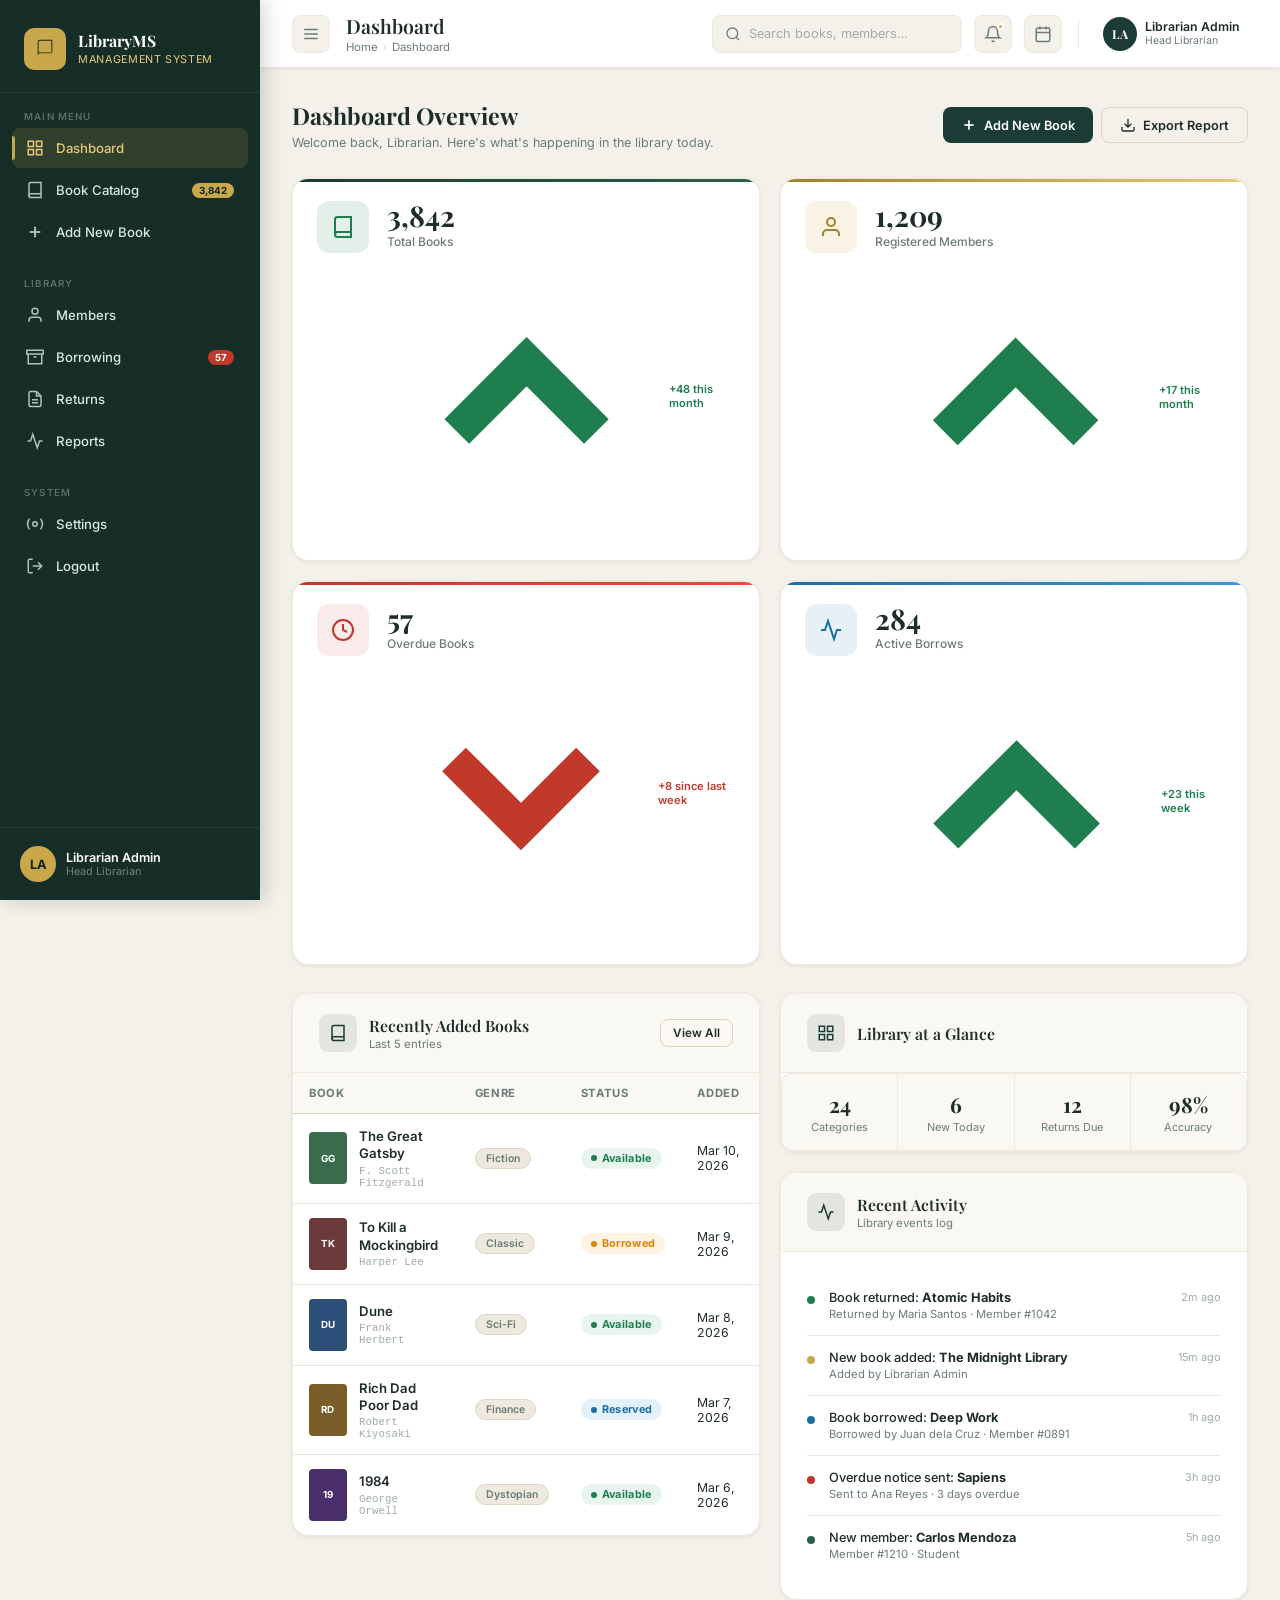
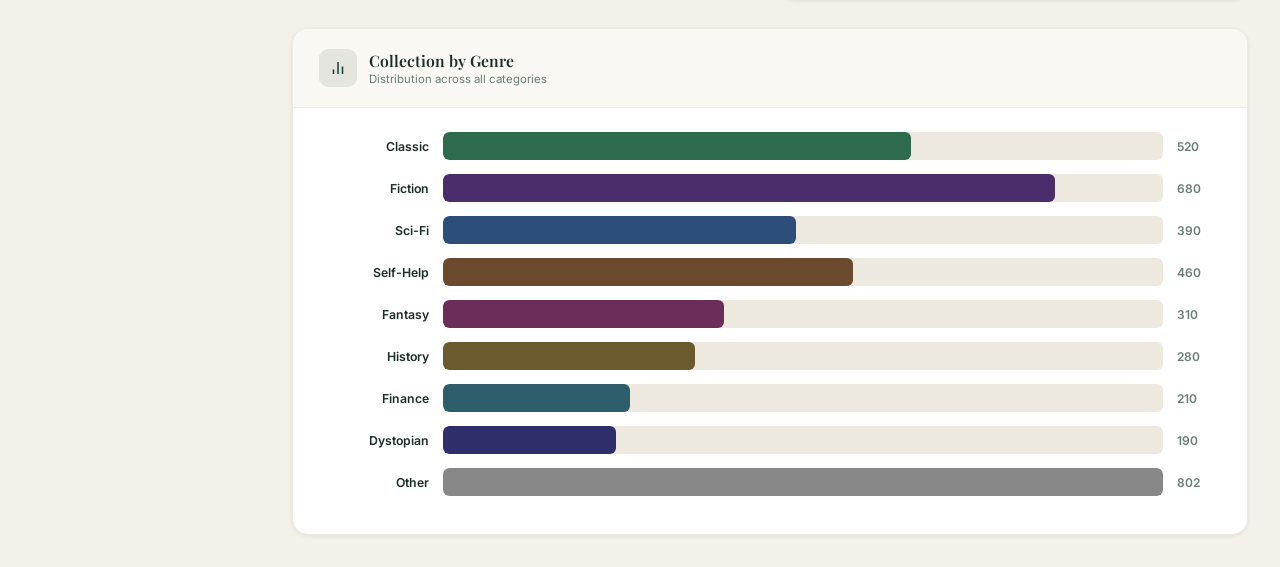
<file: Library Management System/index.html>
<!DOCTYPE html>
<html lang="en">
<head>
  <meta charset="UTF-8" />
  <meta name="viewport" content="width=device-width, initial-scale=1.0" />
  <title>LibraryMS — Dashboard</title>
  <link rel="stylesheet" href="assets/css/style.css" />
</head>
<body>

  <!-- ===== SIDEBAR ===== -->
  <aside class="sidebar" id="sidebar">
    <div class="sidebar-brand">
      <div class="brand-icon">
        <svg xmlns="http://www.w3.org/2000/svg" viewBox="0 0 24 24" fill="currentColor">
          <path d="M4 19.5A2.5 2.5 0 0 1 6.5 17H20V2H6.5A2.5 2.5 0 0 0 4 4.5v15zm2.5-5a.5.5 0 0 0 0 1H20v1H6.5A1.5 1.5 0 0 1 5 15V4.5A1.5 1.5 0 0 1 6.5 3H19v13H6.5z"/>
        </svg>
      </div>
      <div class="brand-text">
        <div class="brand-title">LibraryMS</div>
        <div class="brand-sub">Management System</div>
      </div>
    </div>

    <div class="sidebar-section">
      <div class="sidebar-section-label">Main Menu</div>
      <nav class="sidebar-nav">
        <div class="nav-item">
          <a href="index.html" class="nav-link active">
            <svg xmlns="http://www.w3.org/2000/svg" viewBox="0 0 24 24" fill="none" stroke="currentColor" stroke-width="2"><rect x="3" y="3" width="7" height="7"/><rect x="14" y="3" width="7" height="7"/><rect x="14" y="14" width="7" height="7"/><rect x="3" y="14" width="7" height="7"/></svg>
            Dashboard
          </a>
        </div>
        <div class="nav-item">
          <a href="view_books.html" class="nav-link">
            <svg xmlns="http://www.w3.org/2000/svg" viewBox="0 0 24 24" fill="none" stroke="currentColor" stroke-width="2"><path d="M4 19.5A2.5 2.5 0 0 1 6.5 17H20"/><path d="M6.5 2H20v20H6.5A2.5 2.5 0 0 1 4 19.5v-15A2.5 2.5 0 0 1 6.5 2z"/></svg>
            Book Catalog
            <span class="nav-badge">3,842</span>
          </a>
        </div>
        <div class="nav-item">
          <a href="add_book.html" class="nav-link">
            <svg xmlns="http://www.w3.org/2000/svg" viewBox="0 0 24 24" fill="none" stroke="currentColor" stroke-width="2.5"><line x1="12" y1="5" x2="12" y2="19"/><line x1="5" y1="12" x2="19" y2="12"/></svg>
            Add New Book
          </a>
        </div>
      </nav>
    </div>

    <div class="sidebar-section">
      <div class="sidebar-section-label">Library</div>
      <nav class="sidebar-nav">
        <div class="nav-item">
          <a href="#" class="nav-link">
            <svg xmlns="http://www.w3.org/2000/svg" viewBox="0 0 24 24" fill="none" stroke="currentColor" stroke-width="2"><path d="M20 21v-2a4 4 0 0 0-4-4H8a4 4 0 0 0-4 4v2"/><circle cx="12" cy="7" r="4"/></svg>
            Members
          </a>
        </div>
        <div class="nav-item">
          <a href="#" class="nav-link">
            <svg xmlns="http://www.w3.org/2000/svg" viewBox="0 0 24 24" fill="none" stroke="currentColor" stroke-width="2"><polyline points="21 8 21 21 3 21 3 8"/><rect x="1" y="3" width="22" height="5"/><line x1="10" y1="12" x2="14" y2="12"/></svg>
            Borrowing
            <span class="nav-badge" style="background:var(--danger);color:#fff;">57</span>
          </a>
        </div>
        <div class="nav-item">
          <a href="#" class="nav-link">
            <svg xmlns="http://www.w3.org/2000/svg" viewBox="0 0 24 24" fill="none" stroke="currentColor" stroke-width="2"><path d="M14 2H6a2 2 0 0 0-2 2v16a2 2 0 0 0 2 2h12a2 2 0 0 0 2-2V8z"/><polyline points="14 2 14 8 20 8"/><line x1="16" y1="13" x2="8" y2="13"/><line x1="16" y1="17" x2="8" y2="17"/></svg>
            Returns
          </a>
        </div>
        <div class="nav-item">
          <a href="#" class="nav-link">
            <svg xmlns="http://www.w3.org/2000/svg" viewBox="0 0 24 24" fill="none" stroke="currentColor" stroke-width="2"><path d="M22 12h-4l-3 9L9 3l-3 9H2"/></svg>
            Reports
          </a>
        </div>
      </nav>
    </div>

    <div class="sidebar-section">
      <div class="sidebar-section-label">System</div>
      <nav class="sidebar-nav">
        <div class="nav-item">
          <a href="#" class="nav-link">
            <svg xmlns="http://www.w3.org/2000/svg" viewBox="0 0 24 24" fill="none" stroke="currentColor" stroke-width="2"><circle cx="12" cy="12" r="3"/><path d="M19.07 4.93a10 10 0 0 1 0 14.14M4.93 4.93a10 10 0 0 0 0 14.14"/></svg>
            Settings
          </a>
        </div>
        <div class="nav-item">
          <a href="#" class="nav-link">
            <svg xmlns="http://www.w3.org/2000/svg" viewBox="0 0 24 24" fill="none" stroke="currentColor" stroke-width="2"><path d="M9 21H5a2 2 0 0 1-2-2V5a2 2 0 0 1 2-2h4"/><polyline points="16 17 21 12 16 7"/><line x1="21" y1="12" x2="9" y2="12"/></svg>
            Logout
          </a>
        </div>
      </nav>
    </div>

    <div class="sidebar-footer">
      <div class="sidebar-user">
        <div class="avatar">LA</div>
        <div class="user-info">
          <div class="user-name">Librarian Admin</div>
          <div class="user-role">Head Librarian</div>
        </div>
      </div>
    </div>
  </aside>

  <!-- ===== MAIN WRAPPER ===== -->
  <div class="main-wrapper">

    <!-- Topbar -->
    <header class="topbar">
      <button class="topbar-icon-btn" id="sidebarToggle" onclick="toggleSidebar()" title="Toggle Sidebar">
        <svg xmlns="http://www.w3.org/2000/svg" viewBox="0 0 24 24" fill="none" stroke="currentColor" stroke-width="2"><line x1="3" y1="12" x2="21" y2="12"/><line x1="3" y1="6" x2="21" y2="6"/><line x1="3" y1="18" x2="21" y2="18"/></svg>
      </button>
      <div class="topbar-title">
        <h1>Dashboard</h1>
        <div class="breadcrumb">
          <a href="index.html">Home</a>
          <span class="sep">›</span>
          <span>Dashboard</span>
        </div>
      </div>
      <div class="topbar-actions">
        <div class="topbar-search">
          <svg xmlns="http://www.w3.org/2000/svg" viewBox="0 0 24 24" fill="none" stroke="currentColor" stroke-width="2"><circle cx="11" cy="11" r="8"/><line x1="21" y1="21" x2="16.65" y2="16.65"/></svg>
          <input type="text" placeholder="Search books, members…" id="globalSearch" />
        </div>
        <button class="topbar-icon-btn" title="Notifications">
          <svg xmlns="http://www.w3.org/2000/svg" viewBox="0 0 24 24" fill="none" stroke="currentColor" stroke-width="2"><path d="M18 8A6 6 0 0 0 6 8c0 7-3 9-3 9h18s-3-2-3-9"/><path d="M13.73 21a2 2 0 0 1-3.46 0"/></svg>
          <span class="notif-dot"></span>
        </button>
        <button class="topbar-icon-btn" title="Calendar">
          <svg xmlns="http://www.w3.org/2000/svg" viewBox="0 0 24 24" fill="none" stroke="currentColor" stroke-width="2"><rect x="3" y="4" width="18" height="18" rx="2" ry="2"/><line x1="16" y1="2" x2="16" y2="6"/><line x1="8" y1="2" x2="8" y2="6"/><line x1="3" y1="10" x2="21" y2="10"/></svg>
        </button>
        <div style="width:1px;height:28px;background:var(--border-light);margin:0 4px;"></div>
        <div style="display:flex;align-items:center;gap:8px;cursor:pointer;padding:4px 8px;border-radius:8px;transition:var(--transition);"
             onmouseover="this.style.background='var(--bg)'" onmouseout="this.style.background='transparent'">
          <div style="width:34px;height:34px;border-radius:50%;background:var(--primary);color:#fff;display:flex;align-items:center;justify-content:center;font-weight:700;font-size:0.82rem;font-family:'Playfair Display',serif;">LA</div>
          <div style="line-height:1.2;">
            <div style="font-size:0.82rem;font-weight:600;color:var(--text);">Librarian Admin</div>
            <div style="font-size:0.7rem;color:var(--text-muted);">Head Librarian</div>
          </div>
        </div>
      </div>
    </header>

    <!-- Page Content -->
    <main class="page-content">

      <!-- Page Header -->
      <div class="page-header">
        <div>
          <h2>Dashboard Overview</h2>
          <p>Welcome back, Librarian. Here's what's happening in the library today.</p>
        </div>
        <div class="flex gap-8">
          <a href="add_book.html" class="btn btn-primary">
            <svg xmlns="http://www.w3.org/2000/svg" viewBox="0 0 24 24" fill="none" stroke="currentColor" stroke-width="2.5"><line x1="12" y1="5" x2="12" y2="19"/><line x1="5" y1="12" x2="19" y2="12"/></svg>
            Add New Book
          </a>
          <button class="btn btn-outline">
            <svg xmlns="http://www.w3.org/2000/svg" viewBox="0 0 24 24" fill="none" stroke="currentColor" stroke-width="2"><path d="M21 15v4a2 2 0 0 1-2 2H5a2 2 0 0 1-2-2v-4"/><polyline points="7 10 12 15 17 10"/><line x1="12" y1="15" x2="12" y2="3"/></svg>
            Export Report
          </button>
        </div>
      </div>

      <!-- Stat Cards -->
      <div class="stats-grid">
        <div class="stat-card green">
          <div class="stat-icon green">
            <svg xmlns="http://www.w3.org/2000/svg" viewBox="0 0 24 24" fill="none" stroke="currentColor" stroke-width="2"><path d="M4 19.5A2.5 2.5 0 0 1 6.5 17H20"/><path d="M6.5 2H20v20H6.5A2.5 2.5 0 0 1 4 19.5v-15A2.5 2.5 0 0 1 6.5 2z"/></svg>
          </div>
          <div class="stat-info">
            <div class="stat-value" data-count="3842">0</div>
            <div class="stat-label">Total Books</div>
            <div class="stat-change up">
              <svg xmlns="http://www.w3.org/2000/svg" viewBox="0 0 24 24" fill="none" stroke="currentColor" stroke-width="3"><polyline points="18 15 12 9 6 15"/></svg>
              +48 this month
            </div>
          </div>
        </div>
        <div class="stat-card gold">
          <div class="stat-icon gold">
            <svg xmlns="http://www.w3.org/2000/svg" viewBox="0 0 24 24" fill="none" stroke="currentColor" stroke-width="2"><path d="M20 21v-2a4 4 0 0 0-4-4H8a4 4 0 0 0-4 4v2"/><circle cx="12" cy="7" r="4"/></svg>
          </div>
          <div class="stat-info">
            <div class="stat-value" data-count="1209">0</div>
            <div class="stat-label">Registered Members</div>
            <div class="stat-change up">
              <svg xmlns="http://www.w3.org/2000/svg" viewBox="0 0 24 24" fill="none" stroke="currentColor" stroke-width="3"><polyline points="18 15 12 9 6 15"/></svg>
              +17 this month
            </div>
          </div>
        </div>
        <div class="stat-card red">
          <div class="stat-icon red">
            <svg xmlns="http://www.w3.org/2000/svg" viewBox="0 0 24 24" fill="none" stroke="currentColor" stroke-width="2"><circle cx="12" cy="12" r="10"/><polyline points="12 6 12 12 16 14"/></svg>
          </div>
          <div class="stat-info">
            <div class="stat-value" data-count="57">0</div>
            <div class="stat-label">Overdue Books</div>
            <div class="stat-change down">
              <svg xmlns="http://www.w3.org/2000/svg" viewBox="0 0 24 24" fill="none" stroke="currentColor" stroke-width="3"><polyline points="6 9 12 15 18 9"/></svg>
              +8 since last week
            </div>
          </div>
        </div>
        <div class="stat-card blue">
          <div class="stat-icon blue">
            <svg xmlns="http://www.w3.org/2000/svg" viewBox="0 0 24 24" fill="none" stroke="currentColor" stroke-width="2"><polyline points="22 12 18 12 15 21 9 3 6 12 2 12"/></svg>
          </div>
          <div class="stat-info">
            <div class="stat-value" data-count="284">0</div>
            <div class="stat-label">Active Borrows</div>
            <div class="stat-change up">
              <svg xmlns="http://www.w3.org/2000/svg" viewBox="0 0 24 24" fill="none" stroke="currentColor" stroke-width="3"><polyline points="18 15 12 9 6 15"/></svg>
              +23 this week
            </div>
          </div>
        </div>
      </div>

      <!-- Two Column Row -->
      <div class="grid-2" style="align-items:start;">

        <!-- Recent Books -->
        <div class="section-card">
          <div class="section-header">
            <div class="section-header-left">
              <div class="section-icon">
                <svg xmlns="http://www.w3.org/2000/svg" viewBox="0 0 24 24" fill="none" stroke="currentColor" stroke-width="2"><path d="M4 19.5A2.5 2.5 0 0 1 6.5 17H20"/><path d="M6.5 2H20v20H6.5A2.5 2.5 0 0 1 4 19.5v-15A2.5 2.5 0 0 1 6.5 2z"/></svg>
              </div>
              <div>
                <div class="section-title">Recently Added Books</div>
                <div class="section-subtitle">Last 5 entries</div>
              </div>
            </div>
            <a href="view_books.html" class="btn btn-outline btn-sm">View All</a>
          </div>
          <div class="section-body" style="padding:0;">
            <table class="lib-table">
              <thead>
                <tr>
                  <th>Book</th>
                  <th>Genre</th>
                  <th>Status</th>
                  <th>Added</th>
                </tr>
              </thead>
              <tbody>
                <tr>
                  <td>
                    <div class="book-cell">
                      <div class="book-cover-placeholder" style="background:#3a6b4c;">GG</div>
                      <div class="book-meta">
                        <div class="title">The Great Gatsby</div>
                        <div class="isbn">F. Scott Fitzgerald</div>
                      </div>
                    </div>
                  </td>
                  <td><span class="tag">Fiction</span></td>
                  <td><span class="badge badge-available">Available</span></td>
                  <td class="text-sm text-muted">Mar 10, 2026</td>
                </tr>
                <tr>
                  <td>
                    <div class="book-cell">
                      <div class="book-cover-placeholder" style="background:#6b3a3a;">TK</div>
                      <div class="book-meta">
                        <div class="title">To Kill a Mockingbird</div>
                        <div class="isbn">Harper Lee</div>
                      </div>
                    </div>
                  </td>
                  <td><span class="tag">Classic</span></td>
                  <td><span class="badge badge-borrowed">Borrowed</span></td>
                  <td class="text-sm text-muted">Mar 9, 2026</td>
                </tr>
                <tr>
                  <td>
                    <div class="book-cell">
                      <div class="book-cover-placeholder" style="background:#2e4e7a;">DU</div>
                      <div class="book-meta">
                        <div class="title">Dune</div>
                        <div class="isbn">Frank Herbert</div>
                      </div>
                    </div>
                  </td>
                  <td><span class="tag">Sci-Fi</span></td>
                  <td><span class="badge badge-available">Available</span></td>
                  <td class="text-sm text-muted">Mar 8, 2026</td>
                </tr>
                <tr>
                  <td>
                    <div class="book-cell">
                      <div class="book-cover-placeholder" style="background:#7a5e2a;">RD</div>
                      <div class="book-meta">
                        <div class="title">Rich Dad Poor Dad</div>
                        <div class="isbn">Robert Kiyosaki</div>
                      </div>
                    </div>
                  </td>
                  <td><span class="tag">Finance</span></td>
                  <td><span class="badge badge-reserved">Reserved</span></td>
                  <td class="text-sm text-muted">Mar 7, 2026</td>
                </tr>
                <tr>
                  <td>
                    <div class="book-cell">
                      <div class="book-cover-placeholder" style="background:#4a2e6b;">19</div>
                      <div class="book-meta">
                        <div class="title">1984</div>
                        <div class="isbn">George Orwell</div>
                      </div>
                    </div>
                  </td>
                  <td><span class="tag">Dystopian</span></td>
                  <td><span class="badge badge-available">Available</span></td>
                  <td class="text-sm text-muted">Mar 6, 2026</td>
                </tr>
              </tbody>
            </table>
          </div>
        </div>

        <!-- Right Column -->
        <div class="flex flex-col gap-20">

          <!-- Quick Stats -->
          <div class="section-card">
            <div class="section-header">
              <div class="section-header-left">
                <div class="section-icon">
                  <svg xmlns="http://www.w3.org/2000/svg" viewBox="0 0 24 24" fill="none" stroke="currentColor" stroke-width="2"><rect x="3" y="3" width="7" height="7"/><rect x="14" y="3" width="7" height="7"/><rect x="14" y="14" width="7" height="7"/><rect x="3" y="14" width="7" height="7"/></svg>
                </div>
                <div class="section-title">Library at a Glance</div>
              </div>
            </div>
            <div class="quick-stats">
              <div class="quick-stat"><div class="q-val">24</div><div class="q-lbl">Categories</div></div>
              <div class="quick-stat"><div class="q-val">6</div><div class="q-lbl">New Today</div></div>
              <div class="quick-stat"><div class="q-val">12</div><div class="q-lbl">Returns Due</div></div>
              <div class="quick-stat"><div class="q-val">98%</div><div class="q-lbl">Accuracy</div></div>
            </div>
          </div>

          <!-- Recent Activity -->
          <div class="section-card">
            <div class="section-header">
              <div class="section-header-left">
                <div class="section-icon">
                  <svg xmlns="http://www.w3.org/2000/svg" viewBox="0 0 24 24" fill="none" stroke="currentColor" stroke-width="2"><path d="M22 12h-4l-3 9L9 3l-3 9H2"/></svg>
                </div>
                <div>
                  <div class="section-title">Recent Activity</div>
                  <div class="section-subtitle">Library events log</div>
                </div>
              </div>
            </div>
            <div class="section-body">
              <div class="activity-list">
                <div class="activity-item">
                  <div class="activity-dot" style="background:var(--success)"></div>
                  <div class="activity-content">
                    <div class="act-title">Book returned: <strong>Atomic Habits</strong></div>
                    <div class="act-meta">Returned by Maria Santos · Member #1042</div>
                  </div>
                  <div class="activity-time">2m ago</div>
                </div>
                <div class="activity-item">
                  <div class="activity-dot" style="background:var(--accent)"></div>
                  <div class="activity-content">
                    <div class="act-title">New book added: <strong>The Midnight Library</strong></div>
                    <div class="act-meta">Added by Librarian Admin</div>
                  </div>
                  <div class="activity-time">15m ago</div>
                </div>
                <div class="activity-item">
                  <div class="activity-dot" style="background:var(--info)"></div>
                  <div class="activity-content">
                    <div class="act-title">Book borrowed: <strong>Deep Work</strong></div>
                    <div class="act-meta">Borrowed by Juan dela Cruz · Member #0891</div>
                  </div>
                  <div class="activity-time">1h ago</div>
                </div>
                <div class="activity-item">
                  <div class="activity-dot" style="background:var(--danger)"></div>
                  <div class="activity-content">
                    <div class="act-title">Overdue notice sent: <strong>Sapiens</strong></div>
                    <div class="act-meta">Sent to Ana Reyes · 3 days overdue</div>
                  </div>
                  <div class="activity-time">3h ago</div>
                </div>
                <div class="activity-item">
                  <div class="activity-dot" style="background:var(--primary-light)"></div>
                  <div class="activity-content">
                    <div class="act-title">New member: <strong>Carlos Mendoza</strong></div>
                    <div class="act-meta">Member #1210 · Student</div>
                  </div>
                  <div class="activity-time">5h ago</div>
                </div>
              </div>
            </div>
          </div>

        </div>
      </div>

      <!-- Genre Distribution -->
      <div class="section-card">
        <div class="section-header">
          <div class="section-header-left">
            <div class="section-icon">
              <svg xmlns="http://www.w3.org/2000/svg" viewBox="0 0 24 24" fill="none" stroke="currentColor" stroke-width="2"><line x1="18" y1="20" x2="18" y2="10"/><line x1="12" y1="20" x2="12" y2="4"/><line x1="6" y1="20" x2="6" y2="14"/></svg>
            </div>
            <div>
              <div class="section-title">Collection by Genre</div>
              <div class="section-subtitle">Distribution across all categories</div>
            </div>
          </div>
        </div>
        <div class="section-body">
          <div class="genre-bars" id="genreBars"></div>
        </div>
      </div>

    </main>
  </div>

  <!-- Toast Container -->
  <div class="toast-container" id="toastContainer"></div>

  <!-- Mobile Overlay -->
  <div class="sidebar-overlay" id="sidebarOverlay" onclick="closeSidebar()"></div>

  <script src="assets/js/app.js"></script>
</body>
</html>
</file>
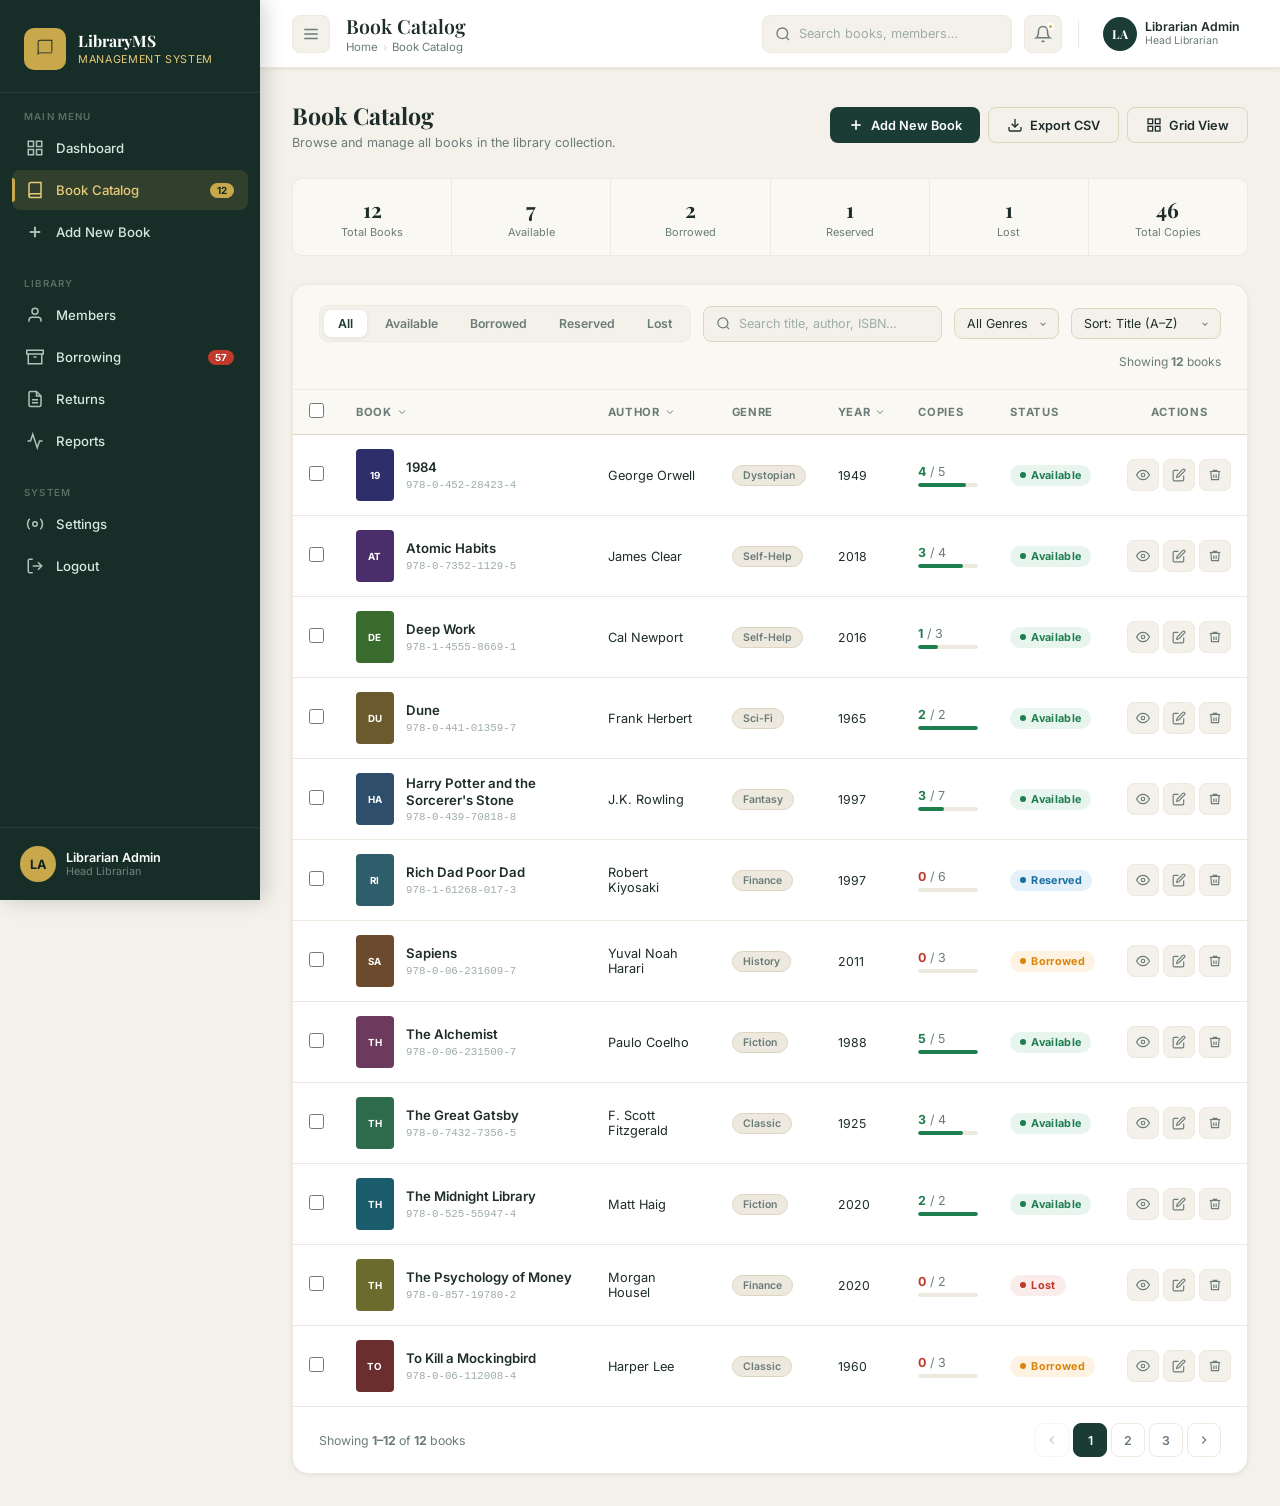
<file: Library Management System/view_books.html>
<!DOCTYPE html>
<html lang="en">
<head>
  <meta charset="UTF-8" />
  <meta name="viewport" content="width=device-width, initial-scale=1.0" />
  <title>LibraryMS — Book Catalog</title>
  <link rel="stylesheet" href="assets/css/style.css" />
</head>
<body>

  <!-- ===== SIDEBAR ===== -->
  <aside class="sidebar" id="sidebar">
    <div class="sidebar-brand">
      <div class="brand-icon">
        <svg xmlns="http://www.w3.org/2000/svg" viewBox="0 0 24 24" fill="currentColor">
          <path d="M4 19.5A2.5 2.5 0 0 1 6.5 17H20V2H6.5A2.5 2.5 0 0 0 4 4.5v15zm2.5-5a.5.5 0 0 0 0 1H20v1H6.5A1.5 1.5 0 0 1 5 15V4.5A1.5 1.5 0 0 1 6.5 3H19v13H6.5z"/>
        </svg>
      </div>
      <div class="brand-text">
        <div class="brand-title">LibraryMS</div>
        <div class="brand-sub">Management System</div>
      </div>
    </div>
    <div class="sidebar-section">
      <div class="sidebar-section-label">Main Menu</div>
      <nav class="sidebar-nav">
        <div class="nav-item"><a href="index.html" class="nav-link"><svg xmlns="http://www.w3.org/2000/svg" viewBox="0 0 24 24" fill="none" stroke="currentColor" stroke-width="2"><rect x="3" y="3" width="7" height="7"/><rect x="14" y="3" width="7" height="7"/><rect x="14" y="14" width="7" height="7"/><rect x="3" y="14" width="7" height="7"/></svg>Dashboard</a></div>
        <div class="nav-item"><a href="view_books.html" class="nav-link active"><svg xmlns="http://www.w3.org/2000/svg" viewBox="0 0 24 24" fill="none" stroke="currentColor" stroke-width="2"><path d="M4 19.5A2.5 2.5 0 0 1 6.5 17H20"/><path d="M6.5 2H20v20H6.5A2.5 2.5 0 0 1 4 19.5v-15A2.5 2.5 0 0 1 6.5 2z"/></svg>Book Catalog<span class="nav-badge">12</span></a></div>
        <div class="nav-item"><a href="add_book.html" class="nav-link"><svg xmlns="http://www.w3.org/2000/svg" viewBox="0 0 24 24" fill="none" stroke="currentColor" stroke-width="2.5"><line x1="12" y1="5" x2="12" y2="19"/><line x1="5" y1="12" x2="19" y2="12"/></svg>Add New Book</a></div>
      </nav>
    </div>
    <div class="sidebar-section">
      <div class="sidebar-section-label">Library</div>
      <nav class="sidebar-nav">
        <div class="nav-item"><a href="#" class="nav-link"><svg xmlns="http://www.w3.org/2000/svg" viewBox="0 0 24 24" fill="none" stroke="currentColor" stroke-width="2"><path d="M20 21v-2a4 4 0 0 0-4-4H8a4 4 0 0 0-4 4v2"/><circle cx="12" cy="7" r="4"/></svg>Members</a></div>
        <div class="nav-item"><a href="#" class="nav-link"><svg xmlns="http://www.w3.org/2000/svg" viewBox="0 0 24 24" fill="none" stroke="currentColor" stroke-width="2"><polyline points="21 8 21 21 3 21 3 8"/><rect x="1" y="3" width="22" height="5"/><line x1="10" y1="12" x2="14" y2="12"/></svg>Borrowing<span class="nav-badge" style="background:var(--danger);color:#fff;">57</span></a></div>
        <div class="nav-item"><a href="#" class="nav-link"><svg xmlns="http://www.w3.org/2000/svg" viewBox="0 0 24 24" fill="none" stroke="currentColor" stroke-width="2"><path d="M14 2H6a2 2 0 0 0-2 2v16a2 2 0 0 0 2 2h12a2 2 0 0 0 2-2V8z"/><polyline points="14 2 14 8 20 8"/><line x1="16" y1="13" x2="8" y2="13"/><line x1="16" y1="17" x2="8" y2="17"/></svg>Returns</a></div>
        <div class="nav-item"><a href="#" class="nav-link"><svg xmlns="http://www.w3.org/2000/svg" viewBox="0 0 24 24" fill="none" stroke="currentColor" stroke-width="2"><path d="M22 12h-4l-3 9L9 3l-3 9H2"/></svg>Reports</a></div>
      </nav>
    </div>
    <div class="sidebar-section">
      <div class="sidebar-section-label">System</div>
      <nav class="sidebar-nav">
        <div class="nav-item"><a href="#" class="nav-link"><svg xmlns="http://www.w3.org/2000/svg" viewBox="0 0 24 24" fill="none" stroke="currentColor" stroke-width="2"><circle cx="12" cy="12" r="3"/><path d="M19.07 4.93a10 10 0 0 1 0 14.14M4.93 4.93a10 10 0 0 0 0 14.14"/></svg>Settings</a></div>
        <div class="nav-item"><a href="#" class="nav-link"><svg xmlns="http://www.w3.org/2000/svg" viewBox="0 0 24 24" fill="none" stroke="currentColor" stroke-width="2"><path d="M9 21H5a2 2 0 0 1-2-2V5a2 2 0 0 1 2-2h4"/><polyline points="16 17 21 12 16 7"/><line x1="21" y1="12" x2="9" y2="12"/></svg>Logout</a></div>
      </nav>
    </div>
    <div class="sidebar-footer">
      <div class="sidebar-user">
        <div class="avatar">LA</div>
        <div class="user-info">
          <div class="user-name">Librarian Admin</div>
          <div class="user-role">Head Librarian</div>
        </div>
      </div>
    </div>
  </aside>

  <!-- ===== MAIN WRAPPER ===== -->
  <div class="main-wrapper">

    <header class="topbar">
      <button class="topbar-icon-btn" onclick="toggleSidebar()" title="Toggle Sidebar">
        <svg xmlns="http://www.w3.org/2000/svg" viewBox="0 0 24 24" fill="none" stroke="currentColor" stroke-width="2"><line x1="3" y1="12" x2="21" y2="12"/><line x1="3" y1="6" x2="21" y2="6"/><line x1="3" y1="18" x2="21" y2="18"/></svg>
      </button>
      <div class="topbar-title">
        <h1>Book Catalog</h1>
        <div class="breadcrumb">
          <a href="index.html">Home</a>
          <span class="sep">›</span>
          <span>Book Catalog</span>
        </div>
      </div>
      <div class="topbar-actions">
        <div class="topbar-search">
          <svg xmlns="http://www.w3.org/2000/svg" viewBox="0 0 24 24" fill="none" stroke="currentColor" stroke-width="2"><circle cx="11" cy="11" r="8"/><line x1="21" y1="21" x2="16.65" y2="16.65"/></svg>
          <input type="text" placeholder="Search books, members…" />
        </div>
        <button class="topbar-icon-btn" title="Notifications">
          <svg xmlns="http://www.w3.org/2000/svg" viewBox="0 0 24 24" fill="none" stroke="currentColor" stroke-width="2"><path d="M18 8A6 6 0 0 0 6 8c0 7-3 9-3 9h18s-3-2-3-9"/><path d="M13.73 21a2 2 0 0 1-3.46 0"/></svg>
          <span class="notif-dot"></span>
        </button>
        <div style="width:1px;height:28px;background:var(--border-light);margin:0 4px;"></div>
        <div style="display:flex;align-items:center;gap:8px;cursor:pointer;padding:4px 8px;border-radius:8px;" onmouseover="this.style.background='var(--bg)'" onmouseout="this.style.background='transparent'">
          <div style="width:34px;height:34px;border-radius:50%;background:var(--primary);color:#fff;display:flex;align-items:center;justify-content:center;font-weight:700;font-size:0.82rem;font-family:'Playfair Display',serif;">LA</div>
          <div style="line-height:1.2;">
            <div style="font-size:0.82rem;font-weight:600;color:var(--text);">Librarian Admin</div>
            <div style="font-size:0.7rem;color:var(--text-muted);">Head Librarian</div>
          </div>
        </div>
      </div>
    </header>

    <main class="page-content">

      <!-- Page Header -->
      <div class="page-header">
        <div>
          <h2>Book Catalog</h2>
          <p>Browse and manage all books in the library collection.</p>
        </div>
        <div class="flex gap-8">
          <a href="add_book.html" class="btn btn-primary">
            <svg xmlns="http://www.w3.org/2000/svg" viewBox="0 0 24 24" fill="none" stroke="currentColor" stroke-width="2.5"><line x1="12" y1="5" x2="12" y2="19"/><line x1="5" y1="12" x2="19" y2="12"/></svg>
            Add New Book
          </a>
          <button class="btn btn-outline" onclick="exportTable()">
            <svg xmlns="http://www.w3.org/2000/svg" viewBox="0 0 24 24" fill="none" stroke="currentColor" stroke-width="2"><path d="M21 15v4a2 2 0 0 1-2 2H5a2 2 0 0 1-2-2v-4"/><polyline points="7 10 12 15 17 10"/><line x1="12" y1="15" x2="12" y2="3"/></svg>
            Export CSV
          </button>
          <button class="btn btn-outline" id="toggleView" onclick="toggleViewMode()" title="Toggle View">
            <svg xmlns="http://www.w3.org/2000/svg" viewBox="0 0 24 24" fill="none" stroke="currentColor" stroke-width="2"><rect x="3" y="3" width="7" height="7"/><rect x="14" y="3" width="7" height="7"/><rect x="14" y="14" width="7" height="7"/><rect x="3" y="14" width="7" height="7"/></svg>
            Grid View
          </button>
        </div>
      </div>

      <!-- Summary Stats -->
      <div class="quick-stats">
        <div class="quick-stat"><div class="q-val" id="totalCount">12</div><div class="q-lbl">Total Books</div></div>
        <div class="quick-stat"><div class="q-val" id="availCount">7</div><div class="q-lbl">Available</div></div>
        <div class="quick-stat"><div class="q-val" id="borrowedCount">2</div><div class="q-lbl">Borrowed</div></div>
        <div class="quick-stat"><div class="q-val" id="reservedCount">1</div><div class="q-lbl">Reserved</div></div>
        <div class="quick-stat"><div class="q-val" id="lostCount">1</div><div class="q-lbl">Lost</div></div>
        <div class="quick-stat"><div class="q-val" id="copiesCount">46</div><div class="q-lbl">Total Copies</div></div>
      </div>

      <!-- Books Table Card -->
      <div class="section-card">

        <!-- Toolbar -->
        <div class="section-header">
          <div class="table-toolbar" style="width:100%;">
            <div class="filter-tabs">
              <button class="filter-tab active" onclick="filterBooks('all', this)">All</button>
              <button class="filter-tab" onclick="filterBooks('available', this)">Available</button>
              <button class="filter-tab" onclick="filterBooks('borrowed', this)">Borrowed</button>
              <button class="filter-tab" onclick="filterBooks('reserved', this)">Reserved</button>
              <button class="filter-tab" onclick="filterBooks('lost', this)">Lost</button>
            </div>
            <div class="table-search">
              <svg xmlns="http://www.w3.org/2000/svg" viewBox="0 0 24 24" fill="none" stroke="currentColor" stroke-width="2"><circle cx="11" cy="11" r="8"/><line x1="21" y1="21" x2="16.65" y2="16.65"/></svg>
              <input type="text" id="tableSearch" placeholder="Search title, author, ISBN…" oninput="searchBooks(this.value)" />
            </div>
            <select class="table-filter-select" onchange="filterGenre(this.value)" id="genreFilter">
              <option value="">All Genres</option>
              <option>Classic</option><option>Fiction</option><option>Sci-Fi</option>
              <option>Fantasy</option><option>Dystopian</option><option>Self-Help</option>
              <option>Finance</option><option>History</option>
            </select>
            <select class="table-filter-select" onchange="sortBooks(this.value)" id="sortOrder">
              <option value="title">Sort: Title (A–Z)</option>
              <option value="title-desc">Sort: Title (Z–A)</option>
              <option value="year">Sort: Oldest First</option>
              <option value="year-desc">Sort: Newest First</option>
              <option value="author">Sort: Author</option>
            </select>
            <div class="ml-auto" style="font-size:0.8rem;color:var(--text-muted);" id="resultCount">
              Showing <strong>12</strong> books
            </div>
          </div>
        </div>

        <!-- Table View -->
        <div id="tableView">
          <div class="table-wrapper">
            <table class="lib-table" id="booksTable">
              <thead>
                <tr>
                  <th style="width:40px;"><input type="checkbox" id="selectAll" onchange="toggleSelectAll(this)" style="cursor:pointer;width:15px;height:15px;" /></th>
                  <th><button class="sort-btn" onclick="sortBooks('title')">Book <svg xmlns="http://www.w3.org/2000/svg" viewBox="0 0 24 24" fill="none" stroke="currentColor" stroke-width="2"><polyline points="6 9 12 15 18 9"/></svg></button></th>
                  <th><button class="sort-btn" onclick="sortBooks('author')">Author <svg xmlns="http://www.w3.org/2000/svg" viewBox="0 0 24 24" fill="none" stroke="currentColor" stroke-width="2"><polyline points="6 9 12 15 18 9"/></svg></button></th>
                  <th>Genre</th>
                  <th><button class="sort-btn" onclick="sortBooks('year')">Year <svg xmlns="http://www.w3.org/2000/svg" viewBox="0 0 24 24" fill="none" stroke="currentColor" stroke-width="2"><polyline points="6 9 12 15 18 9"/></svg></button></th>
                  <th>Copies</th>
                  <th>Status</th>
                  <th style="text-align:center;">Actions</th>
                </tr>
              </thead>
              <tbody id="booksBody">
                <!-- Rows injected by JS -->
              </tbody>
            </table>
          </div>
          <div id="noResults" class="empty-state" style="display:none;">
            <svg xmlns="http://www.w3.org/2000/svg" viewBox="0 0 24 24" fill="none" stroke="currentColor" stroke-width="1.5"><circle cx="11" cy="11" r="8"/><line x1="21" y1="21" x2="16.65" y2="16.65"/></svg>
            <h3>No books found</h3>
            <p>Try adjusting your search terms or filters.</p>
          </div>
        </div>

        <!-- Grid View -->
        <div id="gridView" style="display:none;padding:24px;">
          <div id="gridContainer" style="display:grid;grid-template-columns:repeat(auto-fill,minmax(180px,1fr));gap:20px;"></div>
        </div>

        <!-- Pagination -->
        <div class="pagination">
          <div>Showing <strong>1–12</strong> of <strong>12</strong> books</div>
          <div class="pagination-pages">
            <button class="page-btn" disabled>
              <svg xmlns="http://www.w3.org/2000/svg" viewBox="0 0 24 24" fill="none" stroke="currentColor" stroke-width="2"><polyline points="15 18 9 12 15 6"/></svg>
            </button>
            <button class="page-btn active">1</button>
            <button class="page-btn" onclick="showToast('Page navigation coming soon','info')">2</button>
            <button class="page-btn" onclick="showToast('Page navigation coming soon','info')">3</button>
            <button class="page-btn">
              <svg xmlns="http://www.w3.org/2000/svg" viewBox="0 0 24 24" fill="none" stroke="currentColor" stroke-width="2"><polyline points="9 18 15 12 9 6"/></svg>
            </button>
          </div>
        </div>

      </div>

    </main>
  </div>

  <!-- View Book Modal -->
  <div class="modal-overlay" id="viewModal">
    <div class="modal" style="max-width:600px;">
      <div class="modal-header">
        <div class="modal-title" id="modalBookTitle">Book Details</div>
        <button class="modal-close" onclick="closeModal('viewModal')">
          <svg xmlns="http://www.w3.org/2000/svg" viewBox="0 0 24 24" fill="none" stroke="currentColor" stroke-width="2.5"><line x1="18" y1="6" x2="6" y2="18"/><line x1="6" y1="6" x2="18" y2="18"/></svg>
        </button>
      </div>
      <div class="modal-body">
        <div class="flex gap-20" style="align-items:flex-start;">
          <div id="modalBookCover" style="width:90px;height:120px;border-radius:8px;flex-shrink:0;display:flex;align-items:center;justify-content:center;font-size:1.5rem;font-weight:900;color:rgba(255,255,255,0.3);font-family:'Playfair Display',serif;"></div>
          <div style="flex:1;" id="modalBookInfo"></div>
        </div>
      </div>
      <div class="modal-footer">
        <button class="btn btn-outline" onclick="closeModal('viewModal')">Close</button>
        <a href="add_book.html" class="btn btn-primary">
          <svg xmlns="http://www.w3.org/2000/svg" viewBox="0 0 24 24" fill="none" stroke="currentColor" stroke-width="2"><path d="M11 4H4a2 2 0 0 0-2 2v14a2 2 0 0 0 2 2h14a2 2 0 0 0 2-2v-7"/><path d="M18.5 2.5a2.121 2.121 0 0 1 3 3L12 15l-4 1 1-4 9.5-9.5z"/></svg>
          Edit Book
        </a>
      </div>
    </div>
  </div>

  <!-- Delete Confirm Modal -->
  <div class="modal-overlay" id="deleteModal">
    <div class="modal" style="max-width:440px;">
      <div class="modal-header">
        <div class="modal-title">Delete Book</div>
        <button class="modal-close" onclick="closeModal('deleteModal')">
          <svg xmlns="http://www.w3.org/2000/svg" viewBox="0 0 24 24" fill="none" stroke="currentColor" stroke-width="2.5"><line x1="18" y1="6" x2="6" y2="18"/><line x1="6" y1="6" x2="18" y2="18"/></svg>
        </button>
      </div>
      <div class="modal-body">
        <div class="alert alert-danger" style="margin-bottom:16px;">
          <svg xmlns="http://www.w3.org/2000/svg" viewBox="0 0 24 24" fill="none" stroke="currentColor" stroke-width="2"><circle cx="12" cy="12" r="10"/><line x1="12" y1="8" x2="12" y2="12"/><line x1="12" y1="16" x2="12.01" y2="16"/></svg>
          <div>
            <strong>This action cannot be undone!</strong>
            You are about to permanently delete "<span id="deleteBookName" style="font-style:italic;"></span>" from the catalog.
          </div>
        </div>
        <p style="font-size:0.87rem;color:var(--text-muted);">All associated records including borrowing history will be archived.</p>
      </div>
      <div class="modal-footer">
        <button class="btn btn-outline" onclick="closeModal('deleteModal')">Cancel</button>
        <button class="btn btn-danger" onclick="deleteBook()">
          <svg xmlns="http://www.w3.org/2000/svg" viewBox="0 0 24 24" fill="none" stroke="currentColor" stroke-width="2"><polyline points="3 6 5 6 21 6"/><path d="M19 6l-1 14H6L5 6"/></svg>
          Yes, Delete Book
        </button>
      </div>
    </div>
  </div>

  <div class="toast-container" id="toastContainer"></div>
  <div class="sidebar-overlay" id="sidebarOverlay" onclick="closeSidebar()"></div>

  <script src="assets/js/app.js"></script>
</body>
</html>
</file>
<file: Library Management System/assets/css/style.css>
/* =========================================
   Library Management System - Main Styles
   ========================================= */

@import url('https://fonts.googleapis.com/css2?family=Playfair+Display:wght@400;600;700&family=Inter:wght@300;400;500;600&display=swap');

/* ---------- CSS Variables ---------- */
:root {
  --primary:       #1a3c34;
  --primary-light: #2e5e4e;
  --primary-dark:  #0f2420;
  --accent:        #c9a84c;
  --accent-light:  #e8c97a;
  --accent-dark:   #a0812a;
  --sidebar-bg:    #162e27;
  --sidebar-text:  #d4e8e0;
  --sidebar-hover: #2e5e4e;
  --sidebar-active:#c9a84c;
  --bg:            #f4f1eb;
  --surface:       #ffffff;
  --surface-alt:   #faf8f2;
  --border:        #ddd5c0;
  --border-light:  #ede9df;
  --text:          #1e2d2a;
  --text-muted:    #6b7c78;
  --text-light:    #9eada9;
  --danger:        #c0392b;
  --danger-light:  #f9eceb;
  --success:       #1e7e4e;
  --success-light: #e8f5ef;
  --warning:       #d9840a;
  --warning-light: #fef3e2;
  --info:          #1a6fa0;
  --info-light:    #e4f1fa;
  --shadow-sm:     0 1px 4px rgba(0,0,0,0.08);
  --shadow:        0 4px 16px rgba(0,0,0,0.10);
  --shadow-lg:     0 8px 32px rgba(0,0,0,0.14);
  --radius:        10px;
  --radius-lg:     16px;
  --sidebar-w:     260px;
  --header-h:      68px;
  --transition:    all 0.25s ease;
}

/* ---------- Reset & Base ---------- */
*, *::before, *::after { box-sizing: border-box; margin: 0; padding: 0; }

html { font-size: 15px; scroll-behavior: smooth; }

body {
  font-family: 'Inter', sans-serif;
  background: var(--bg);
  color: var(--text);
  min-height: 100vh;
  display: flex;
  overflow-x: hidden;
}

a { text-decoration: none; color: inherit; }
ul { list-style: none; }
img { display: block; max-width: 100%; }
button, input, select, textarea { font-family: inherit; }

/* ---------- Scrollbar ---------- */
::-webkit-scrollbar { width: 7px; }
::-webkit-scrollbar-track { background: var(--border-light); }
::-webkit-scrollbar-thumb { background: var(--primary-light); border-radius: 4px; }

/* ==========================================
   SIDEBAR
   ========================================== */
.sidebar {
  width: var(--sidebar-w);
  min-height: 100vh;
  background: var(--sidebar-bg);
  display: flex;
  flex-direction: column;
  position: fixed;
  top: 0; left: 0;
  z-index: 100;
  transition: var(--transition);
  box-shadow: 4px 0 20px rgba(0,0,0,0.18);
}

/* Logo / Brand */
.sidebar-brand {
  padding: 28px 24px 22px;
  border-bottom: 1px solid rgba(255,255,255,0.07);
  display: flex;
  align-items: center;
  gap: 12px;
}

.sidebar-brand .brand-icon {
  width: 42px; height: 42px;
  background: var(--accent);
  border-radius: 10px;
  display: flex;
  align-items: center;
  justify-content: center;
  flex-shrink: 0;
}

.sidebar-brand .brand-icon svg { width: 22px; height: 22px; fill: var(--primary-dark); }

.sidebar-brand .brand-text { flex: 1; }
.sidebar-brand .brand-title {
  font-family: 'Playfair Display', serif;
  font-size: 1.05rem;
  font-weight: 700;
  color: #fff;
  line-height: 1.2;
}
.sidebar-brand .brand-sub {
  font-size: 0.72rem;
  color: var(--accent-light);
  letter-spacing: 0.06em;
  text-transform: uppercase;
  margin-top: 2px;
}

/* Nav Sections */
.sidebar-section { padding: 18px 0 6px; }

.sidebar-section-label {
  font-size: 0.65rem;
  font-weight: 600;
  letter-spacing: 0.12em;
  text-transform: uppercase;
  color: rgba(255,255,255,0.3);
  padding: 0 24px 6px;
}

.sidebar-nav { padding: 0 12px; }

.nav-item { margin-bottom: 2px; }

.nav-link {
  display: flex;
  align-items: center;
  gap: 12px;
  padding: 11px 14px;
  border-radius: 8px;
  color: var(--sidebar-text);
  font-size: 0.88rem;
  font-weight: 500;
  transition: var(--transition);
  position: relative;
}

.nav-link:hover {
  background: var(--sidebar-hover);
  color: #fff;
}

.nav-link.active {
  background: rgba(201,168,76,0.15);
  color: var(--accent-light);
}

.nav-link.active::before {
  content: '';
  position: absolute;
  left: 0; top: 50%;
  transform: translateY(-50%);
  width: 3px; height: 60%;
  background: var(--accent);
  border-radius: 0 3px 3px 0;
}

.nav-link svg {
  width: 18px; height: 18px;
  flex-shrink: 0;
  opacity: 0.8;
}
.nav-link.active svg, .nav-link:hover svg { opacity: 1; }

.nav-badge {
  margin-left: auto;
  background: var(--accent);
  color: var(--primary-dark);
  font-size: 0.65rem;
  font-weight: 700;
  padding: 2px 7px;
  border-radius: 20px;
}

/* Sidebar Footer */
.sidebar-footer {
  margin-top: auto;
  padding: 18px 20px;
  border-top: 1px solid rgba(255,255,255,0.07);
}

.sidebar-user {
  display: flex;
  align-items: center;
  gap: 10px;
}

.sidebar-user .avatar {
  width: 36px; height: 36px;
  border-radius: 50%;
  background: var(--accent);
  color: var(--primary-dark);
  display: flex; align-items: center; justify-content: center;
  font-weight: 700;
  font-size: 0.85rem;
  flex-shrink: 0;
}

.sidebar-user .user-info { flex: 1; overflow: hidden; }
.sidebar-user .user-name {
  font-size: 0.84rem;
  font-weight: 600;
  color: #fff;
  white-space: nowrap;
  overflow: hidden;
  text-overflow: ellipsis;
}
.sidebar-user .user-role {
  font-size: 0.72rem;
  color: rgba(255,255,255,0.4);
}

/* ==========================================
   MAIN LAYOUT
   ========================================== */
.main-wrapper {
  margin-left: var(--sidebar-w);
  flex: 1;
  display: flex;
  flex-direction: column;
  min-height: 100vh;
}

/* ---------- Top Header ---------- */
.topbar {
  height: var(--header-h);
  background: var(--surface);
  border-bottom: 1px solid var(--border-light);
  display: flex;
  align-items: center;
  padding: 0 32px;
  gap: 16px;
  position: sticky;
  top: 0;
  z-index: 50;
  box-shadow: var(--shadow-sm);
}

.topbar-title { flex: 1; }
.topbar-title h1 {
  font-family: 'Playfair Display', serif;
  font-size: 1.3rem;
  font-weight: 600;
  color: var(--text);
}
.topbar-title .breadcrumb {
  font-size: 0.76rem;
  color: var(--text-muted);
  margin-top: 1px;
  display: flex;
  align-items: center;
  gap: 5px;
}
.breadcrumb span.sep { color: var(--border); }

.topbar-actions { display: flex; align-items: center; gap: 12px; }

.topbar-search {
  display: flex;
  align-items: center;
  background: var(--bg);
  border: 1px solid var(--border-light);
  border-radius: 8px;
  padding: 0 12px;
  gap: 8px;
  height: 38px;
}

.topbar-search input {
  border: none;
  background: transparent;
  outline: none;
  font-size: 0.85rem;
  color: var(--text);
  width: 200px;
}

.topbar-search input::placeholder { color: var(--text-light); }
.topbar-search svg { width: 16px; height: 16px; color: var(--text-muted); flex-shrink: 0; }

.topbar-icon-btn {
  width: 38px; height: 38px;
  border-radius: 8px;
  border: 1px solid var(--border-light);
  background: var(--bg);
  display: flex;
  align-items: center;
  justify-content: center;
  cursor: pointer;
  transition: var(--transition);
  color: var(--text-muted);
  position: relative;
}
.topbar-icon-btn:hover {
  background: var(--primary);
  color: #fff;
  border-color: var(--primary);
}
.topbar-icon-btn svg { width: 18px; height: 18px; }

.notif-dot {
  position: absolute;
  top: 7px; right: 7px;
  width: 7px; height: 7px;
  background: var(--accent);
  border-radius: 50%;
  border: 2px solid var(--surface);
}

/* ---------- Page Content ---------- */
.page-content {
  flex: 1;
  padding: 32px;
  display: flex;
  flex-direction: column;
  gap: 28px;
}

/* ==========================================
   STAT CARDS
   ========================================== */
.stats-grid {
  display: grid;
  grid-template-columns: repeat(4, 1fr);
  gap: 20px;
}

.stat-card {
  background: var(--surface);
  border: 1px solid var(--border-light);
  border-radius: var(--radius-lg);
  padding: 22px 24px;
  display: flex;
  align-items: flex-start;
  gap: 18px;
  box-shadow: var(--shadow-sm);
  transition: var(--transition);
  position: relative;
  overflow: hidden;
}

.stat-card::after {
  content: '';
  position: absolute;
  top: 0; left: 0; right: 0;
  height: 3px;
}

.stat-card.green::after  { background: linear-gradient(90deg, var(--primary), var(--primary-light)); }
.stat-card.gold::after   { background: linear-gradient(90deg, var(--accent-dark), var(--accent-light)); }
.stat-card.red::after    { background: linear-gradient(90deg, #c0392b, #e74c3c); }
.stat-card.blue::after   { background: linear-gradient(90deg, #1a6fa0, #3498db); }

.stat-card:hover { box-shadow: var(--shadow); transform: translateY(-2px); }

.stat-icon {
  width: 52px; height: 52px;
  border-radius: 12px;
  display: flex; align-items: center; justify-content: center;
  flex-shrink: 0;
}

.stat-icon.green { background: rgba(30,126,78,0.12); color: var(--success); }
.stat-icon.gold  { background: rgba(201,168,76,0.14); color: var(--accent-dark); }
.stat-icon.red   { background: rgba(192,57,43,0.10); color: var(--danger); }
.stat-icon.blue  { background: rgba(26,111,160,0.10); color: var(--info); }
.stat-icon svg   { width: 24px; height: 24px; }

.stat-info { flex: 1; }
.stat-value {
  font-size: 1.9rem;
  font-weight: 700;
  color: var(--text);
  line-height: 1;
  font-family: 'Playfair Display', serif;
}
.stat-label {
  font-size: 0.8rem;
  color: var(--text-muted);
  margin-top: 4px;
  font-weight: 500;
}
.stat-change {
  font-size: 0.74rem;
  display: flex;
  align-items: center;
  gap: 3px;
  margin-top: 8px;
  font-weight: 600;
}
.stat-change.up   { color: var(--success); }
.stat-change.down { color: var(--danger); }

/* ==========================================
   SECTION CARD
   ========================================== */
.section-card {
  background: var(--surface);
  border: 1px solid var(--border-light);
  border-radius: var(--radius-lg);
  box-shadow: var(--shadow-sm);
  overflow: hidden;
}

.section-header {
  padding: 20px 26px;
  border-bottom: 1px solid var(--border-light);
  display: flex;
  align-items: center;
  justify-content: space-between;
  gap: 12px;
  background: var(--surface-alt);
}

.section-header-left { display: flex; align-items: center; gap: 12px; }

.section-icon {
  width: 38px; height: 38px;
  border-radius: 9px;
  display: flex; align-items: center; justify-content: center;
  background: rgba(26,60,52,0.10);
  color: var(--primary);
}
.section-icon svg { width: 18px; height: 18px; }

.section-title {
  font-family: 'Playfair Display', serif;
  font-size: 1.05rem;
  font-weight: 600;
  color: var(--text);
}
.section-subtitle {
  font-size: 0.76rem;
  color: var(--text-muted);
  margin-top: 1px;
}

.section-body { padding: 24px 26px; }

/* ==========================================
   BUTTONS
   ========================================== */
.btn {
  display: inline-flex;
  align-items: center;
  gap: 7px;
  padding: 9px 18px;
  border-radius: 8px;
  font-size: 0.85rem;
  font-weight: 600;
  cursor: pointer;
  border: none;
  transition: var(--transition);
  white-space: nowrap;
}

.btn svg { width: 16px; height: 16px; flex-shrink: 0; }

.btn-primary {
  background: var(--primary);
  color: #fff;
}
.btn-primary:hover { background: var(--primary-light); box-shadow: 0 4px 12px rgba(26,60,52,0.3); }

.btn-accent {
  background: var(--accent);
  color: var(--primary-dark);
}
.btn-accent:hover { background: var(--accent-light); box-shadow: 0 4px 12px rgba(201,168,76,0.35); }

.btn-outline {
  background: transparent;
  border: 1.5px solid var(--border);
  color: var(--text);
}
.btn-outline:hover { border-color: var(--primary); color: var(--primary); background: rgba(26,60,52,0.04); }

.btn-danger {
  background: var(--danger);
  color: #fff;
}
.btn-danger:hover { background: #a93226; }

.btn-ghost {
  background: transparent;
  color: var(--text-muted);
  padding: 7px 10px;
}
.btn-ghost:hover { color: var(--primary); background: rgba(26,60,52,0.06); }

.btn-sm { padding: 6px 12px; font-size: 0.78rem; }
.btn-lg { padding: 12px 24px; font-size: 0.95rem; }

/* ==========================================
   FORM ELEMENTS
   ========================================== */
.form-grid {
  display: grid;
  gap: 20px;
}
.form-grid.cols-2 { grid-template-columns: 1fr 1fr; }
.form-grid.cols-3 { grid-template-columns: 1fr 1fr 1fr; }

.form-group { display: flex; flex-direction: column; gap: 6px; }
.form-group.span-2 { grid-column: span 2; }
.form-group.span-3 { grid-column: span 3; }

.form-label {
  font-size: 0.82rem;
  font-weight: 600;
  color: var(--text);
  letter-spacing: 0.01em;
  display: flex;
  align-items: center;
  gap: 5px;
}

.form-label .required { color: var(--danger); }

.form-control {
  background: var(--bg);
  border: 1.5px solid var(--border);
  border-radius: 8px;
  padding: 10px 14px;
  font-size: 0.88rem;
  color: var(--text);
  outline: none;
  transition: var(--transition);
  width: 100%;
}

.form-control:focus {
  border-color: var(--primary);
  background: #fff;
  box-shadow: 0 0 0 3px rgba(26,60,52,0.10);
}

.form-control::placeholder { color: var(--text-light); }

textarea.form-control {
  min-height: 110px;
  resize: vertical;
  line-height: 1.6;
}

select.form-control {
  appearance: none;
  background-image: url("data:image/svg+xml,%3Csvg xmlns='http://www.w3.org/2000/svg' width='12' height='12' viewBox='0 0 24 24' fill='none' stroke='%236b7c78' stroke-width='2.5'%3E%3Cpolyline points='6 9 12 15 18 9'/%3E%3C/svg%3E");
  background-repeat: no-repeat;
  background-position: right 14px center;
  padding-right: 36px;
}

.form-hint {
  font-size: 0.74rem;
  color: var(--text-light);
}

.form-error {
  font-size: 0.74rem;
  color: var(--danger);
  display: flex;
  align-items: center;
  gap: 4px;
}

.input-group {
  display: flex;
  align-items: center;
}

.input-prefix, .input-suffix {
  background: var(--border-light);
  border: 1.5px solid var(--border);
  padding: 10px 13px;
  font-size: 0.85rem;
  color: var(--text-muted);
  white-space: nowrap;
}

.input-prefix {
  border-right: none;
  border-radius: 8px 0 0 8px;
}

.input-suffix {
  border-left: none;
  border-radius: 0 8px 8px 0;
}

.input-group .form-control {
  border-radius: 0;
  flex: 1;
}

.input-group .form-control:first-child { border-radius: 8px 0 0 8px; }
.input-group .form-control:last-child  { border-radius: 0 8px 8px 0; }

/* Radio / Checkbox Groups */
.check-group {
  display: flex;
  flex-wrap: wrap;
  gap: 12px;
}

.check-item {
  display: flex;
  align-items: center;
  gap: 8px;
  cursor: pointer;
  font-size: 0.85rem;
  color: var(--text);
  padding: 8px 14px;
  border: 1.5px solid var(--border);
  border-radius: 8px;
  transition: var(--transition);
}

.check-item:hover { border-color: var(--primary); }
.check-item input { display: none; }
.check-item input:checked + .check-box { background: var(--primary); border-color: var(--primary); }
.check-item input:checked + .check-box::after { opacity: 1; }
.check-item:has(input:checked) { border-color: var(--primary); background: rgba(26,60,52,0.04); color: var(--primary); font-weight: 600; }

.check-box {
  width: 16px; height: 16px;
  border: 2px solid var(--border);
  border-radius: 4px;
  background: #fff;
  flex-shrink: 0;
  display: flex; align-items: center; justify-content: center;
  transition: var(--transition);
  position: relative;
}
.check-box::after {
  content: '';
  width: 8px; height: 5px;
  border-left: 2px solid #fff;
  border-bottom: 2px solid #fff;
  transform: rotate(-45deg) translateY(-1px);
  opacity: 0;
  transition: var(--transition);
}

/* File Upload */
.file-upload {
  border: 2px dashed var(--border);
  border-radius: 10px;
  padding: 28px 20px;
  text-align: center;
  cursor: pointer;
  transition: var(--transition);
  background: var(--bg);
}
.file-upload:hover { border-color: var(--primary); background: rgba(26,60,52,0.03); }
.file-upload svg { width: 32px; height: 32px; color: var(--text-muted); margin: 0 auto 10px; }
.file-upload p { font-size: 0.84rem; color: var(--text-muted); }
.file-upload span { color: var(--primary); font-weight: 600; }

/* Form Divider */
.form-divider {
  display: flex;
  align-items: center;
  gap: 14px;
  color: var(--text-muted);
  font-size: 0.78rem;
  font-weight: 600;
  letter-spacing: 0.05em;
  text-transform: uppercase;
  margin: 8px 0;
}
.form-divider::before, .form-divider::after {
  content: '';
  flex: 1;
  height: 1px;
  background: var(--border-light);
}

/* Form Action Bar */
.form-actions {
  display: flex;
  align-items: center;
  justify-content: flex-end;
  gap: 12px;
  padding-top: 8px;
  border-top: 1px solid var(--border-light);
}

/* ==========================================
   TABLE
   ========================================== */
.table-wrapper { overflow-x: auto; }

.lib-table {
  width: 100%;
  border-collapse: collapse;
  font-size: 0.87rem;
}

.lib-table thead tr {
  background: var(--surface-alt);
  border-bottom: 1.5px solid var(--border);
}

.lib-table th {
  padding: 13px 16px;
  text-align: left;
  font-size: 0.75rem;
  font-weight: 700;
  letter-spacing: 0.06em;
  text-transform: uppercase;
  color: var(--text-muted);
  white-space: nowrap;
}

.lib-table th .sort-btn {
  display: inline-flex;
  align-items: center;
  gap: 4px;
  cursor: pointer;
  background: none;
  border: none;
  font: inherit;
  color: inherit;
  letter-spacing: inherit;
  text-transform: inherit;
  padding: 0;
}
.lib-table th .sort-btn:hover { color: var(--primary); }
.lib-table th .sort-btn svg { width: 12px; height: 12px; }

.lib-table tbody tr {
  border-bottom: 1px solid var(--border-light);
  transition: background 0.15s;
}
.lib-table tbody tr:last-child { border-bottom: none; }
.lib-table tbody tr:hover { background: var(--surface-alt); }

.lib-table td {
  padding: 14px 16px;
  vertical-align: middle;
  color: var(--text);
}

/* Book Cell */
.book-cell { display: flex; align-items: center; gap: 12px; }

.book-cover {
  width: 38px; height: 52px;
  border-radius: 4px;
  object-fit: cover;
  flex-shrink: 0;
  background: var(--border-light);
  display: flex;
  align-items: center;
  justify-content: center;
  overflow: hidden;
}

.book-cover-placeholder {
  width: 38px; height: 52px;
  border-radius: 4px;
  flex-shrink: 0;
  display: flex;
  align-items: center;
  justify-content: center;
  font-size: 0.65rem;
  font-weight: 700;
  letter-spacing: 0.01em;
  color: #fff;
}

.book-meta .title { font-weight: 600; color: var(--text); font-size: 0.88rem; line-height: 1.3; }
.book-meta .isbn  { font-size: 0.72rem; color: var(--text-light); margin-top: 2px; font-family: 'Courier New', monospace; }

/* Status Badges */
.badge {
  display: inline-flex;
  align-items: center;
  gap: 5px;
  padding: 4px 10px;
  border-radius: 20px;
  font-size: 0.72rem;
  font-weight: 700;
  letter-spacing: 0.03em;
}

.badge::before {
  content: '';
  width: 6px; height: 6px;
  border-radius: 50%;
  flex-shrink: 0;
}

.badge-available  { background: var(--success-light); color: var(--success); }
.badge-available::before  { background: var(--success); }
.badge-borrowed   { background: var(--warning-light); color: var(--warning); }
.badge-borrowed::before   { background: var(--warning); }
.badge-reserved   { background: var(--info-light); color: var(--info); }
.badge-reserved::before   { background: var(--info); }
.badge-lost       { background: var(--danger-light); color: var(--danger); }
.badge-lost::before       { background: var(--danger); }
.badge-new        { background: rgba(201,168,76,0.15); color: var(--accent-dark); }
.badge-new::before        { background: var(--accent); }

/* Action Buttons */
.actions-cell { display: flex; align-items: center; gap: 4px; }

.action-btn {
  width: 32px; height: 32px;
  border: 1px solid var(--border-light);
  border-radius: 7px;
  background: var(--bg);
  display: flex; align-items: center; justify-content: center;
  cursor: pointer;
  color: var(--text-muted);
  transition: var(--transition);
}
.action-btn:hover { color: #fff; border-color: transparent; }
.action-btn.view:hover   { background: var(--info); }
.action-btn.edit:hover   { background: var(--primary); }
.action-btn.delete:hover { background: var(--danger); }
.action-btn svg { width: 14px; height: 14px; }

/* ==========================================
   FILTERS / TOOLBAR
   ========================================== */
.table-toolbar {
  display: flex;
  align-items: center;
  gap: 12px;
  flex-wrap: wrap;
}

.filter-tabs {
  display: flex;
  gap: 4px;
  background: var(--bg);
  padding: 4px;
  border-radius: 9px;
  border: 1px solid var(--border-light);
}

.filter-tab {
  padding: 6px 14px;
  border-radius: 7px;
  font-size: 0.82rem;
  font-weight: 600;
  cursor: pointer;
  border: none;
  background: transparent;
  color: var(--text-muted);
  transition: var(--transition);
}
.filter-tab:hover { color: var(--primary); }
.filter-tab.active {
  background: var(--surface);
  color: var(--primary);
  box-shadow: var(--shadow-sm);
}

.table-search {
  display: flex;
  align-items: center;
  background: var(--bg);
  border: 1.5px solid var(--border);
  border-radius: 8px;
  padding: 0 12px;
  gap: 8px;
  height: 36px;
  flex: 1;
  min-width: 200px;
  max-width: 320px;
}
.table-search input {
  border: none;
  background: transparent;
  outline: none;
  font-size: 0.84rem;
  color: var(--text);
  width: 100%;
}
.table-search input::placeholder { color: var(--text-light); }
.table-search svg { width: 15px; height: 15px; color: var(--text-muted); flex-shrink: 0; }

.table-filter-select {
  background: var(--bg);
  border: 1.5px solid var(--border);
  border-radius: 8px;
  padding: 7px 30px 7px 12px;
  font-size: 0.83rem;
  color: var(--text);
  outline: none;
  cursor: pointer;
  appearance: none;
  background-image: url("data:image/svg+xml,%3Csvg xmlns='http://www.w3.org/2000/svg' width='10' height='10' viewBox='0 0 24 24' fill='none' stroke='%236b7c78' stroke-width='2.5'%3E%3Cpolyline points='6 9 12 15 18 9'/%3E%3C/svg%3E");
  background-repeat: no-repeat;
  background-position: right 10px center;
  transition: var(--transition);
}
.table-filter-select:focus { border-color: var(--primary); background-color: #fff; }

.ml-auto { margin-left: auto; }

/* ==========================================
   PAGINATION
   ========================================== */
.pagination {
  display: flex;
  align-items: center;
  justify-content: space-between;
  padding: 16px 26px;
  border-top: 1px solid var(--border-light);
  font-size: 0.82rem;
  color: var(--text-muted);
}

.pagination-pages {
  display: flex;
  align-items: center;
  gap: 4px;
}

.page-btn {
  width: 34px; height: 34px;
  border-radius: 8px;
  border: 1.5px solid var(--border-light);
  background: var(--surface);
  display: flex; align-items: center; justify-content: center;
  cursor: pointer;
  font-size: 0.82rem;
  font-weight: 600;
  color: var(--text-muted);
  transition: var(--transition);
}
.page-btn:hover { border-color: var(--primary); color: var(--primary); }
.page-btn.active { background: var(--primary); color: #fff; border-color: var(--primary); }
.page-btn:disabled { opacity: 0.4; cursor: not-allowed; }
.page-btn svg { width: 14px; height: 14px; }

/* ==========================================
   EMPTY STATE
   ========================================== */
.empty-state {
  display: flex;
  flex-direction: column;
  align-items: center;
  justify-content: center;
  padding: 60px 20px;
  text-align: center;
}
.empty-state svg {
  width: 64px; height: 64px;
  color: var(--border);
  margin-bottom: 16px;
}
.empty-state h3 {
  font-size: 1.05rem;
  font-weight: 600;
  color: var(--text-muted);
  margin-bottom: 6px;
}
.empty-state p { font-size: 0.84rem; color: var(--text-light); max-width: 320px; }

/* ==========================================
   ALERTS / TOASTS
   ========================================== */
.alert {
  display: flex;
  align-items: flex-start;
  gap: 12px;
  padding: 14px 18px;
  border-radius: 10px;
  font-size: 0.85rem;
  border-left: 4px solid;
}
.alert svg { width: 18px; height: 18px; flex-shrink: 0; margin-top: 1px; }
.alert strong { display: block; font-weight: 600; margin-bottom: 2px; }
.alert-success { background: var(--success-light); border-color: var(--success); color: #155c38; }
.alert-warning { background: var(--warning-light); border-color: var(--warning); color: #924f06; }
.alert-danger  { background: var(--danger-light);  border-color: var(--danger);  color: #7b241c; }
.alert-info    { background: var(--info-light);    border-color: var(--info);    color: #0e4d72; }

/* Toast notification */
.toast-container {
  position: fixed;
  bottom: 28px;
  right: 28px;
  z-index: 9999;
  display: flex;
  flex-direction: column;
  gap: 10px;
}

.toast {
  background: var(--text);
  color: #fff;
  padding: 14px 20px;
  border-radius: 10px;
  font-size: 0.85rem;
  display: flex;
  align-items: center;
  gap: 10px;
  box-shadow: var(--shadow-lg);
  animation: slideInRight 0.3s ease;
  max-width: 360px;
}

.toast svg { width: 18px; height: 18px; flex-shrink: 0; }
.toast.success { background: #1a5c36; }
.toast.warning { background: #7a4500; }
.toast.danger  { background: #922b21; }

@keyframes slideInRight {
  from { transform: translateX(100%); opacity: 0; }
  to   { transform: translateX(0);    opacity: 1; }
}

/* ==========================================
   MODAL
   ========================================== */
.modal-overlay {
  position: fixed;
  inset: 0;
  background: rgba(0,0,0,0.55);
  z-index: 1000;
  display: flex;
  align-items: center;
  justify-content: center;
  padding: 20px;
  opacity: 0;
  pointer-events: none;
  transition: opacity 0.25s;
}

.modal-overlay.open {
  opacity: 1;
  pointer-events: all;
}

.modal {
  background: var(--surface);
  border-radius: var(--radius-lg);
  box-shadow: var(--shadow-lg);
  width: 100%;
  max-width: 560px;
  transform: scale(0.95) translateY(10px);
  transition: transform 0.25s;
  overflow: hidden;
}

.modal-overlay.open .modal { transform: scale(1) translateY(0); }

.modal-header {
  padding: 20px 24px;
  border-bottom: 1px solid var(--border-light);
  display: flex;
  align-items: center;
  justify-content: space-between;
  background: var(--surface-alt);
}

.modal-title {
  font-family: 'Playfair Display', serif;
  font-size: 1.05rem;
  font-weight: 600;
}

.modal-close {
  width: 32px; height: 32px;
  border: none;
  background: var(--bg);
  border-radius: 7px;
  cursor: pointer;
  display: flex; align-items: center; justify-content: center;
  color: var(--text-muted);
  transition: var(--transition);
}
.modal-close:hover { background: var(--danger); color: #fff; }
.modal-close svg { width: 16px; height: 16px; }

.modal-body { padding: 24px; }
.modal-footer {
  padding: 16px 24px;
  border-top: 1px solid var(--border-light);
  display: flex;
  justify-content: flex-end;
  gap: 10px;
}

/* ==========================================
   RECENT ACTIVITY
   ========================================== */
.activity-list { display: flex; flex-direction: column; }

.activity-item {
  display: flex;
  align-items: flex-start;
  gap: 14px;
  padding: 14px 0;
  border-bottom: 1px solid var(--border-light);
}
.activity-item:last-child { border-bottom: none; }

.activity-dot {
  width: 8px; height: 8px;
  border-radius: 50%;
  margin-top: 6px;
  flex-shrink: 0;
}

.activity-content { flex: 1; }
.activity-content .act-title { font-size: 0.85rem; font-weight: 500; color: var(--text); }
.activity-content .act-meta  { font-size: 0.75rem; color: var(--text-muted); margin-top: 2px; }
.activity-time { font-size: 0.73rem; color: var(--text-light); white-space: nowrap; flex-shrink: 0; }

/* ==========================================
   QUICK STATS ROW
   ========================================== */
.quick-stats {
  display: flex;
  gap: 0;
  background: var(--surface-alt);
  border-radius: var(--radius);
  overflow: hidden;
  border: 1px solid var(--border-light);
}

.quick-stat {
  flex: 1;
  padding: 16px 20px;
  text-align: center;
  border-right: 1px solid var(--border-light);
}
.quick-stat:last-child { border-right: none; }
.quick-stat .q-val {
  font-size: 1.4rem;
  font-weight: 700;
  font-family: 'Playfair Display', serif;
  color: var(--text);
}
.quick-stat .q-lbl { font-size: 0.73rem; color: var(--text-muted); margin-top: 2px; }

/* ==========================================
   RESPONSIVE
   ========================================== */
@media (max-width: 1280px) {
  .stats-grid { grid-template-columns: repeat(2, 1fr); }
}

@media (max-width: 1024px) {
  :root { --sidebar-w: 220px; }
  .form-grid.cols-3 { grid-template-columns: 1fr 1fr; }
  .form-group.span-3 { grid-column: span 2; }
}

@media (max-width: 768px) {
  :root { --sidebar-w: 0px; }
  .sidebar { transform: translateX(-100%); width: 260px; }
  .sidebar.open { transform: translateX(0); }
  .main-wrapper { margin-left: 0; }
  .page-content { padding: 20px; }
  .stats-grid { grid-template-columns: 1fr 1fr; }
  .form-grid.cols-2 { grid-template-columns: 1fr; }
  .form-group.span-2 { grid-column: span 1; }
  .topbar { padding: 0 20px; }
  .topbar-search { display: none; }
}

@media (max-width: 480px) {
  .stats-grid { grid-template-columns: 1fr; }
}

/* ==========================================
   UTILITY
   ========================================== */
.flex       { display: flex; }
.flex-col   { flex-direction: column; }
.items-center { align-items: center; }
.justify-between { justify-content: space-between; }
.gap-4      { gap: 4px; }
.gap-8      { gap: 8px; }
.gap-12     { gap: 12px; }
.gap-16     { gap: 16px; }
.gap-20     { gap: 20px; }
.gap-24     { gap: 24px; }
.mt-4       { margin-top: 4px; }
.mt-8       { margin-top: 8px; }
.mt-16      { margin-top: 16px; }
.mt-24      { margin-top: 24px; }
.mb-16      { margin-bottom: 16px; }
.text-muted { color: var(--text-muted); }
.text-sm    { font-size: 0.82rem; }
.text-xs    { font-size: 0.72rem; }
.font-bold  { font-weight: 700; }
.w-full     { width: 100%; }
.grid-2     { display: grid; grid-template-columns: 1fr 1fr; gap: 20px; }
.grid-3     { display: grid; grid-template-columns: 1fr 1fr 1fr; gap: 20px; }

/* Page header (inside content) */
.page-header {
  display: flex;
  align-items: center;
  justify-content: space-between;
  gap: 16px;
  flex-wrap: wrap;
}
.page-header h2 {
  font-family: 'Playfair Display', serif;
  font-size: 1.55rem;
  font-weight: 700;
  color: var(--text);
}
.page-header p { font-size: 0.84rem; color: var(--text-muted); margin-top: 4px; }

/* Step indicator */
.steps { display: flex; align-items: center; gap: 0; margin-bottom: 8px; }
.step {
  display: flex;
  align-items: center;
  gap: 8px;
  flex: 1;
  position: relative;
}
.step:not(:last-child)::after {
  content: '';
  flex: 1;
  height: 2px;
  background: var(--border-light);
  margin: 0 10px;
}
.step.done:not(:last-child)::after { background: var(--primary); }

.step-num {
  width: 28px; height: 28px;
  border-radius: 50%;
  display: flex; align-items: center; justify-content: center;
  font-size: 0.78rem;
  font-weight: 700;
  flex-shrink: 0;
  background: var(--border-light);
  color: var(--text-muted);
  border: 2px solid var(--border);
}
.step.done .step-num   { background: var(--primary); color: #fff; border-color: var(--primary); }
.step.active .step-num { background: var(--accent); color: var(--primary-dark); border-color: var(--accent); }
.step-label { font-size: 0.78rem; color: var(--text-muted); font-weight: 500; display: none; }

@media (min-width: 640px) { .step-label { display: block; } }

/* Mobile sidebar overlay */
.sidebar-overlay {
  display: none;
  position: fixed;
  inset: 0;
  background: rgba(0,0,0,0.5);
  z-index: 99;
}

/* Tag pills */
.tag {
  display: inline-flex;
  align-items: center;
  gap: 4px;
  padding: 3px 10px;
  border-radius: 20px;
  font-size: 0.7rem;
  font-weight: 600;
  background: var(--border-light);
  color: var(--text-muted);
  border: 1px solid var(--border);
}
</file>
